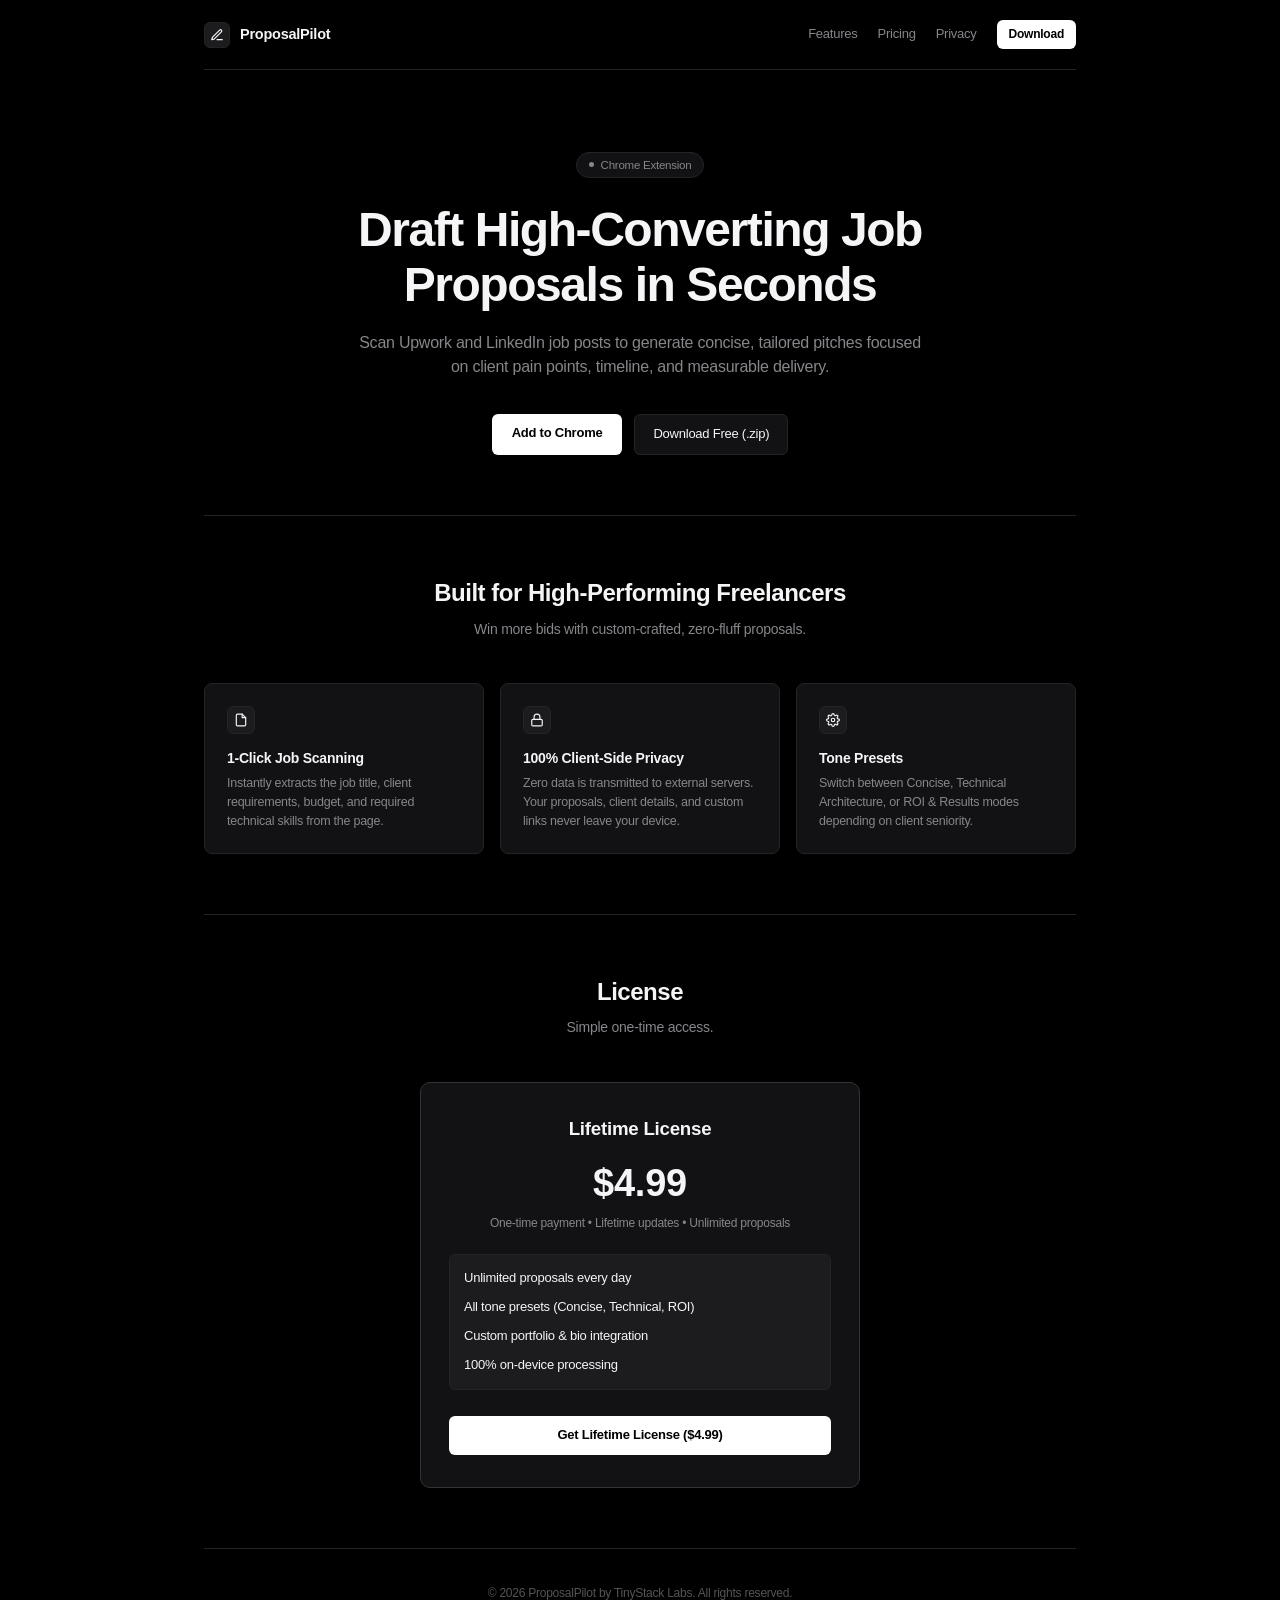
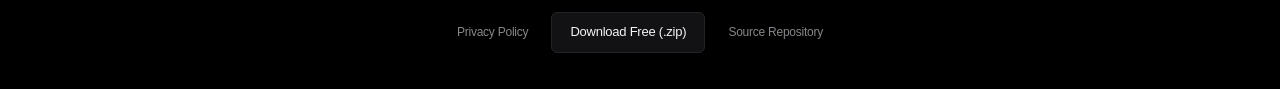
<file: index.html>
<!DOCTYPE html>
<html lang="en">
<head>
  <meta charset="UTF-8">
  <meta name="viewport" content="width=device-width, initial-scale=1.0">
  <title>ProposalPilot — Upwork & Freelance Job Proposal Copilot</title>
  <meta name="description" content="Generate high-converting, tailored proposals on Upwork and LinkedIn in one click. Minimal, fast, and 100% private.">
  <link rel="icon" type="image/png" href="icons/icon48.png">
  <style>
    :root {
      --bg: #000000;
      --surface: #121214;
      --surface-elevated: #1c1c1e;
      --border: #242426;
      --border-medium: #333336;
      --text: #f5f5f7;
      --text-muted: #86868b;
      --text-dim: #545458;
    }
    * { box-sizing: border-box; margin: 0; padding: 0; -webkit-font-smoothing: antialiased; }
    body {
      background-color: var(--bg);
      color: var(--text);
      font-family: -apple-system, BlinkMacSystemFont, "SF Pro Text", "SF Pro Display", "Helvetica Neue", sans-serif;
      line-height: 1.45;
      letter-spacing: -0.015em;
    }
    .container {
      max-width: 920px;
      margin: 0 auto;
      padding: 0 24px;
    }

    header {
      padding: 20px 0;
      border-bottom: 1px solid var(--border);
    }
    nav {
      display: flex;
      justify-content: space-between;
      align-items: center;
    }
    .brand {
      display: flex;
      align-items: center;
      gap: 10px;
      text-decoration: none;
      color: var(--text);
      font-weight: 600;
      font-size: 14.5px;
    }
    .brand-mark {
      width: 26px;
      height: 26px;
      background: var(--surface-elevated);
      border: 1px solid var(--border);
      border-radius: 6px;
      display: flex;
      align-items: center;
      justify-content: center;
      color: var(--text);
    }
    .nav-links {
      display: flex;
      align-items: center;
      gap: 20px;
    }
    .nav-link {
      color: var(--text-muted);
      text-decoration: none;
      font-size: 13px;
      transition: color 0.15s ease;
    }
    .nav-link:hover { color: var(--text); }
    .btn-nav {
      background: #ffffff;
      color: #000000;
      font-weight: 600;
      font-size: 12px;
      padding: 6px 12px;
      border-radius: 6px;
      text-decoration: none;
    }

    .hero {
      padding: 80px 0 60px 0;
      text-align: center;
    }
    .pill {
      display: inline-flex;
      align-items: center;
      gap: 7px;
      background: var(--surface);
      border: 1px solid var(--border);
      color: var(--text-muted);
      font-size: 11.5px;
      font-weight: 500;
      padding: 4px 12px;
      border-radius: 980px;
      margin-bottom: 24px;
    }
    .pill-dot { width: 5px; height: 5px; background: var(--text-muted); border-radius: 50%; }
    .hero h1 {
      font-size: clamp(32px, 5vw, 48px);
      font-weight: 700;
      letter-spacing: -0.03em;
      line-height: 1.15;
      margin-bottom: 18px;
      max-width: 720px;
      margin-left: auto;
      margin-right: auto;
    }
    .hero p {
      font-size: 16px;
      color: var(--text-muted);
      max-width: 580px;
      margin: 0 auto 34px auto;
      line-height: 1.55;
    }
    .hero-actions {
      display: flex;
      justify-content: center;
      gap: 12px;
    }
    .btn-primary {
      background: #ffffff;
      color: #000000;
      padding: 10px 20px;
      border-radius: 6px;
      font-size: 13px;
      font-weight: 600;
      text-decoration: none;
    }
    .btn-secondary {
      background: var(--surface);
      color: var(--text);
      border: 1px solid var(--border);
      padding: 10px 18px;
      border-radius: 6px;
      font-size: 13px;
      font-weight: 500;
      text-decoration: none;
    }

    .features {
      padding: 60px 0;
      border-top: 1px solid var(--border);
    }
    .section-head {
      text-align: center;
      margin-bottom: 44px;
    }
    .section-head h2 {
      font-size: 24px;
      font-weight: 600;
      letter-spacing: -0.02em;
      margin-bottom: 8px;
    }
    .section-head p {
      color: var(--text-muted);
      font-size: 14px;
    }
    .grid {
      display: grid;
      grid-template-columns: repeat(auto-fit, minmax(260px, 1fr));
      gap: 16px;
    }
    .card {
      background: var(--surface);
      border: 1px solid var(--border);
      border-radius: 8px;
      padding: 22px;
    }
    .card-icon-box {
      width: 28px;
      height: 28px;
      background: var(--surface-elevated);
      border: 1px solid var(--border);
      border-radius: 6px;
      display: flex;
      align-items: center;
      justify-content: center;
      margin-bottom: 14px;
      color: var(--text);
    }
    .card h3 {
      font-size: 14px;
      font-weight: 600;
      margin-bottom: 6px;
    }
    .card p {
      font-size: 12.5px;
      color: var(--text-muted);
      line-height: 1.5;
    }

    .pricing {
      padding: 60px 0;
      border-top: 1px solid var(--border);
    }
    .pricing-card {
      max-width: 440px;
      margin: 0 auto;
      background: var(--surface);
      border: 1px solid var(--border-medium);
      border-radius: 10px;
      padding: 32px 28px;
      text-align: center;
    }
    .price-amount {
      font-size: 38px;
      font-weight: 700;
      color: var(--text);
      margin: 14px 0 4px 0;
    }
    .price-sub {
      color: var(--text-muted);
      font-size: 12px;
      margin-bottom: 22px;
    }
    .pricing-list {
      list-style: none;
      text-align: left;
      font-size: 13px;
      color: var(--text-muted);
      display: flex;
      flex-direction: column;
      gap: 10px;
      margin-bottom: 26px;
      padding: 14px;
      background: var(--surface-elevated);
      border-radius: 6px;
      border: 1px solid var(--border);
    }
    .pricing-list li { display: flex; align-items: center; gap: 8px; color: var(--text); }

    footer {
      padding: 36px 0;
      border-top: 1px solid var(--border);
      text-align: center;
      color: var(--text-dim);
      font-size: 12px;
    }
    footer a { color: var(--text-muted); text-decoration: none; margin: 0 10px; }
  </style>
</head>
<body>
  <div class="container">
    <header>
      <nav>
        <a href="#" class="brand">
          <div class="brand-mark">
            <svg width="14" height="14" viewBox="0 0 24 24" fill="none" stroke="currentColor" stroke-width="2" stroke-linecap="round" stroke-linejoin="round">
              <path d="M12 20h9"/>
              <path d="M16.5 3.5a2.121 2.121 0 0 1 3 3L7 19l-4 1 1-4L16.5 3.5z"/>
            </svg>
          </div>
          <span>ProposalPilot</span>
        </a>
        <div class="nav-links">
          <a href="#features" class="nav-link">Features</a>
          <a href="#pricing" class="nav-link">Pricing</a>
          <a href="privacy.html" class="nav-link">Privacy</a>
          <a href="#pricing" class="btn-nav">Download</a>
        </div>
      </nav>
    </header>

    <section class="hero">
      <div class="pill">
        <span class="pill-dot"></span>
        <span>Chrome Extension</span>
      </div>
      <h1>Draft High-Converting Job Proposals in Seconds</h1>
      <p>Scan Upwork and LinkedIn job posts to generate concise, tailored pitches focused on client pain points, timeline, and measurable delivery.</p>
      <div class="hero-actions">
        <a href="#pricing" class="btn-primary">Add to Chrome</a>
        <a href="https://github.com/joshuajaimon7/proposal-pilot/releases/latest/download/03-proposal-pilot.zip" class="btn-secondary" style="display:inline-flex;align-items:center;gap:6px;">Download Free (.zip)</a>
      </div>
    </section>

    <section class="features" id="features">
      <div class="section-head">
        <h2>Built for High-Performing Freelancers</h2>
        <p>Win more bids with custom-crafted, zero-fluff proposals.</p>
      </div>
      <div class="grid">
        <div class="card">
          <div class="card-icon-box">
            <svg width="14" height="14" viewBox="0 0 24 24" fill="none" stroke="currentColor" stroke-width="2" stroke-linecap="round" stroke-linejoin="round">
              <path d="M14 2H6a2 2 0 0 0-2 2v16a2 2 0 0 0 2 2h12a2 2 0 0 0 2-2V8z"/>
              <polyline points="14 2 14 8 20 8"/>
            </svg>
          </div>
          <h3>1-Click Job Scanning</h3>
          <p>Instantly extracts the job title, client requirements, budget, and required technical skills from the page.</p>
        </div>
        <div class="card">
          <div class="card-icon-box">
            <svg width="14" height="14" viewBox="0 0 24 24" fill="none" stroke="currentColor" stroke-width="2" stroke-linecap="round" stroke-linejoin="round">
              <rect x="3" y="11" width="18" height="11" rx="2" ry="2"/>
              <path d="M7 11V7a5 5 0 0 1 10 0v4"/>
            </svg>
          </div>
          <h3>100% Client-Side Privacy</h3>
          <p>Zero data is transmitted to external servers. Your proposals, client details, and custom links never leave your device.</p>
        </div>
        <div class="card">
          <div class="card-icon-box">
            <svg width="14" height="14" viewBox="0 0 24 24" fill="none" stroke="currentColor" stroke-width="2" stroke-linecap="round" stroke-linejoin="round">
              <circle cx="12" cy="12" r="3"/>
              <path d="M19.4 15a1.65 1.65 0 0 0 .33 1.82l.06.06a2 2 0 0 1 0 2.83 2 2 0 0 1-2.83 0l-.06-.06a1.65 1.65 0 0 0-1.82-.33 1.65 1.65 0 0 0-1 1.51V21a2 2 0 0 1-2 2 2 2 0 0 1-2-2v-.09A1.65 1.65 0 0 0 9 19.4a1.65 1.65 0 0 0-1.82.33l-.06.06a2 2 0 0 1-2.83 0 2 2 0 0 1 0-2.83l.06-.06a1.65 1.65 0 0 0 .33-1.82 1.65 1.65 0 0 0-1.51-1H3a2 2 0 0 1-2-2 2 2 0 0 1 2-2h.09A1.65 1.65 0 0 0 4.6 9a1.65 1.65 0 0 0-.33-1.82l-.06-.06a2 2 0 0 1 0-2.83 2 2 0 0 1 2.83 0l.06.06a1.65 1.65 0 0 0 1.82.33H9a1.65 1.65 0 0 0 1-1.51V3a2 2 0 0 1 2-2 2 2 0 0 1 2 2v.09a1.65 1.65 0 0 0 1 1.51 1.65 1.65 0 0 0 1.82-.33l.06-.06a2 2 0 0 1 2.83 0 2 2 0 0 1 0 2.83l-.06.06a1.65 1.65 0 0 0-.33 1.82V9a1.65 1.65 0 0 0 1.51 1H21a2 2 0 0 1 2 2 2 2 0 0 1-2 2h-.09a1.65 1.65 0 0 0-1.51 1z"/>
            </svg>
          </div>
          <h3>Tone Presets</h3>
          <p>Switch between Concise, Technical Architecture, or ROI & Results modes depending on client seniority.</p>
        </div>
      </div>
    </section>

    <section class="pricing" id="pricing">
      <div class="section-head">
        <h2>License</h2>
        <p>Simple one-time access.</p>
      </div>
      <div class="pricing-card">
        <h3>Lifetime License</h3>
        <div class="price-amount">$4.99</div>
        <p class="price-sub">One-time payment • Lifetime updates • Unlimited proposals</p>
        <ul class="pricing-list">
          <li>Unlimited proposals every day</li>
          <li>All tone presets (Concise, Technical, ROI)</li>
          <li>Custom portfolio & bio integration</li>
          <li>100% on-device processing</li>
        </ul>
        <a href="https://micro-software-lab.lemonsqueezy.com/checkout/buy/59f3de24-6e8e-4f68-8066-294354e1a357" class="btn-primary" style="display: block; width: 100%; text-align: center;">Get Lifetime License ($4.99)</a>
      </div>
    </section>

    <footer>
      <p>&copy; 2026 ProposalPilot by TinyStack Labs. All rights reserved.</p>
      <div style="margin-top: 10px;">
        <a href="privacy.html">Privacy Policy</a>
        <a href="https://github.com/joshuajaimon7/proposal-pilot/releases/latest/download/03-proposal-pilot.zip" class="btn-secondary" style="display:inline-flex;align-items:center;gap:6px;">Download Free (.zip)</a>
        <a href="https://github.com/joshuajaimon7/proposal-pilot">Source Repository</a>
      </div>
    </footer>
  </div>
</body>
</html>
</file>
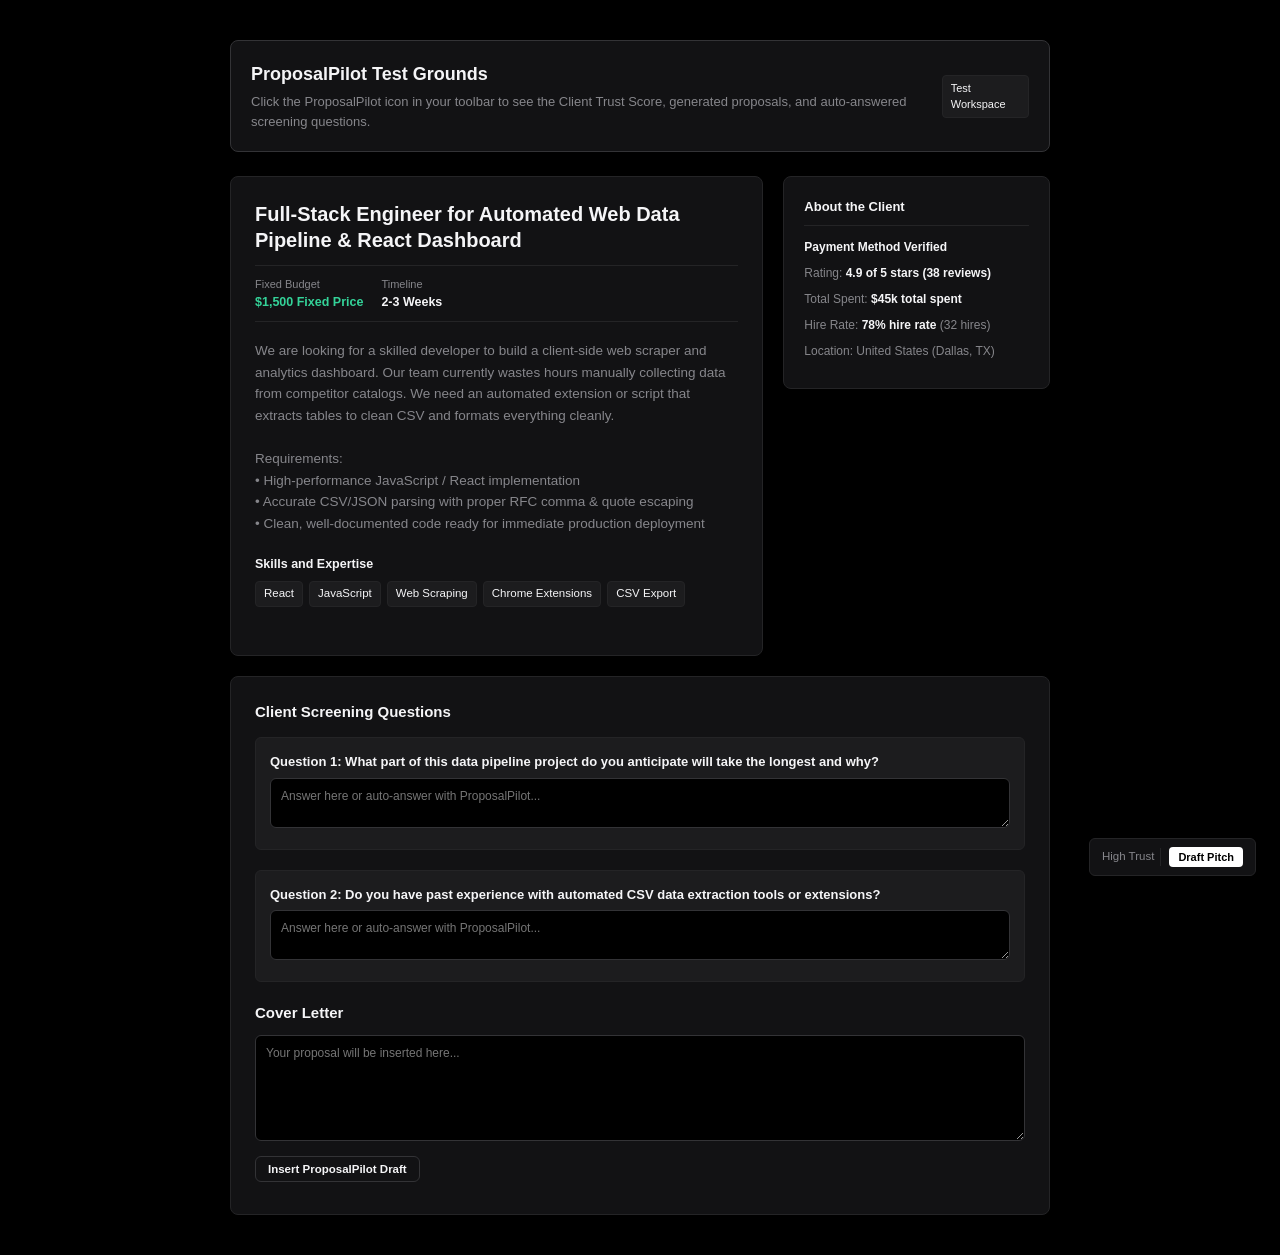
<file: demo-test.html>
<!DOCTYPE html>
<html lang="en">
<head>
  <meta charset="UTF-8">
  <meta name="viewport" content="width=device-width, initial-scale=1.0">
  <title>ProposalPilot - Test Grounds (Upwork Simulation)</title>
  <style>
    :root {
      --bg: #000000;
      --surface: #121214;
      --surface-elevated: #1c1c1e;
      --border: #242426;
      --border-medium: #333336;
      --text: #f5f5f7;
      --text-muted: #86868b;
      --text-dim: #545458;
    }
    * { box-sizing: border-box; margin: 0; padding: 0; -webkit-font-smoothing: antialiased; }
    body {
      background-color: var(--bg);
      color: var(--text);
      font-family: -apple-system, BlinkMacSystemFont, "SF Pro Text", "Helvetica Neue", sans-serif;
      padding: 40px 20px;
      line-height: 1.5;
    }
    .container {
      max-width: 820px;
      margin: 0 auto;
    }
    .header-banner {
      background: var(--surface);
      border: 1px solid var(--border-medium);
      border-radius: 8px;
      padding: 20px;
      margin-bottom: 24px;
      display: flex;
      justify-content: space-between;
      align-items: center;
    }
    .header-banner h1 {
      font-size: 18px;
      font-weight: 600;
      color: var(--text);
      margin-bottom: 4px;
    }
    .header-banner p {
      color: var(--text-muted);
      font-size: 13px;
    }
    .badge-test {
      background: var(--surface-elevated);
      border: 1px solid var(--border);
      color: var(--text-secondary);
      font-size: 11px;
      padding: 4px 8px;
      border-radius: 4px;
    }

    /* Upwork Simulated Layout */
    .job-layout {
      display: grid;
      grid-template-columns: 2fr 1fr;
      gap: 20px;
    }
    .job-card {
      background: var(--surface);
      border: 1px solid var(--border);
      border-radius: 8px;
      padding: 24px;
    }
    .client-sidebar {
      background: var(--surface);
      border: 1px solid var(--border);
      border-radius: 8px;
      padding: 20px;
      height: fit-content;
    }

    .job-title {
      font-size: 20px;
      font-weight: 700;
      color: var(--text);
      margin-bottom: 12px;
      line-height: 1.3;
    }
    .job-budget-row {
      display: flex;
      gap: 18px;
      padding: 10px 0;
      border-top: 1px solid var(--border);
      border-bottom: 1px solid var(--border);
      margin-bottom: 18px;
      font-size: 12.5px;
    }
    .budget-val {
      font-weight: 600;
      color: #34d399;
    }
    .job-description {
      color: var(--text-muted);
      font-size: 13.5px;
      line-height: 1.6;
      margin-bottom: 20px;
    }
    .skills-header {
      font-size: 12.5px;
      font-weight: 600;
      color: var(--text);
      margin-bottom: 8px;
    }
    .skills-list {
      display: flex;
      gap: 6px;
      flex-wrap: wrap;
      margin-bottom: 24px;
    }
    .skill-badge {
      background: var(--surface-elevated);
      border: 1px solid var(--border);
      color: var(--text-secondary);
      font-size: 11.5px;
      padding: 3px 8px;
      border-radius: 4px;
    }

    /* Client Sidebar */
    .sidebar-title {
      font-size: 13px;
      font-weight: 600;
      color: var(--text);
      margin-bottom: 12px;
      border-bottom: 1px solid var(--border);
      padding-bottom: 8px;
    }
    .client-stat-item {
      font-size: 12px;
      color: var(--text-muted);
      margin-bottom: 8px;
    }
    .stat-strong {
      color: var(--text);
      font-weight: 600;
    }

    /* Questions & Application box */
    .application-section {
      background: var(--surface);
      border: 1px solid var(--border);
      border-radius: 8px;
      padding: 24px;
      margin-top: 20px;
    }
    .screening-box {
      margin-bottom: 20px;
      padding: 14px;
      background: var(--surface-elevated);
      border-radius: 6px;
      border: 1px solid var(--border);
    }
    .question-title {
      font-size: 13px;
      font-weight: 600;
      color: var(--text);
      margin-bottom: 6px;
    }
    .textarea-box {
      width: 100%;
      background: var(--bg);
      border: 1px solid var(--border-medium);
      color: var(--text);
      padding: 10px;
      border-radius: 6px;
      font-family: inherit;
      font-size: 12px;
      resize: vertical;
    }
  </style>
</head>
<body>
  <div class="container">
    <div class="header-banner">
      <div>
        <h1>ProposalPilot Test Grounds</h1>
        <p>Click the ProposalPilot icon in your toolbar to see the Client Trust Score, generated proposals, and auto-answered screening questions.</p>
      </div>
      <span class="badge-test">Test Workspace</span>
    </div>

    <div class="job-layout">
      <!-- Main Job Details -->
      <div class="job-card">
        <h1 class="job-title" data-test="JobTitle">Full-Stack Engineer for Automated Web Data Pipeline & React Dashboard</h1>

        <div class="job-budget-row">
          <div>
            <div style="color: var(--text-muted); font-size: 11px;">Fixed Budget</div>
            <div class="budget-val" data-test="BudgetAmount">$1,500 Fixed Price</div>
          </div>
          <div>
            <div style="color: var(--text-muted); font-size: 11px;">Timeline</div>
            <div style="font-weight: 600; color: var(--text);">2-3 Weeks</div>
          </div>
        </div>

        <div class="job-description" data-test="JobDescription">
          We are looking for a skilled developer to build a client-side web scraper and analytics dashboard.
          Our team currently wastes hours manually collecting data from competitor catalogs. We need an automated extension or script that extracts tables to clean CSV and formats everything cleanly.
          <br><br>
          Requirements:
          <br>• High-performance JavaScript / React implementation
          <br>• Accurate CSV/JSON parsing with proper RFC comma & quote escaping
          <br>• Clean, well-documented code ready for immediate production deployment
        </div>

        <div class="skills-header">Skills and Expertise</div>
        <div class="skills-list">
          <span class="skill-badge" data-test="Skill">React</span>
          <span class="skill-badge" data-test="Skill">JavaScript</span>
          <span class="skill-badge" data-test="Skill">Web Scraping</span>
          <span class="skill-badge" data-test="Skill">Chrome Extensions</span>
          <span class="skill-badge" data-test="Skill">CSV Export</span>
        </div>
      </div>

      <!-- Client Profile Sidebar (Trust Metrics) -->
      <div class="client-sidebar" data-client-info>
        <div class="sidebar-title">About the Client</div>
        <div class="client-stat-item">
          <span class="stat-strong" data-test="payment-verified">Payment Method Verified</span>
        </div>
        <div class="client-stat-item">
          Rating: <span class="stat-strong">4.9 of 5 stars (38 reviews)</span>
        </div>
        <div class="client-stat-item">
          Total Spent: <span class="stat-strong">$45k total spent</span>
        </div>
        <div class="client-stat-item">
          Hire Rate: <span class="stat-strong">78% hire rate</span> (32 hires)
        </div>
        <div class="client-stat-item">
          Location: United States (Dallas, TX)
        </div>
      </div>
    </div>

    <!-- Application Form with Screening Questions -->
    <div class="application-section">
      <h3 style="font-size: 15px; font-weight: 600; margin-bottom: 14px;">Client Screening Questions</h3>

      <div class="screening-box">
        <div class="question-title" data-test="question">Question 1: What part of this data pipeline project do you anticipate will take the longest and why?</div>
        <textarea class="textarea-box" rows="2" placeholder="Answer here or auto-answer with ProposalPilot..."></textarea>
      </div>

      <div class="screening-box">
        <div class="question-title" data-test="question">Question 2: Do you have past experience with automated CSV data extraction tools or extensions?</div>
        <textarea class="textarea-box" rows="2" placeholder="Answer here or auto-answer with ProposalPilot..."></textarea>
      </div>

      <h3 style="font-size: 15px; font-weight: 600; margin-top: 20px; margin-bottom: 10px;">Cover Letter</h3>
      <textarea id="cover-letter-textarea" class="textarea-box" rows="6" placeholder="Your proposal will be inserted here..."></textarea>
    </div>
  </div>

  <link rel="stylesheet" href="content.css">
  <script src="content.js"></script>
</body>
</html>
</file>
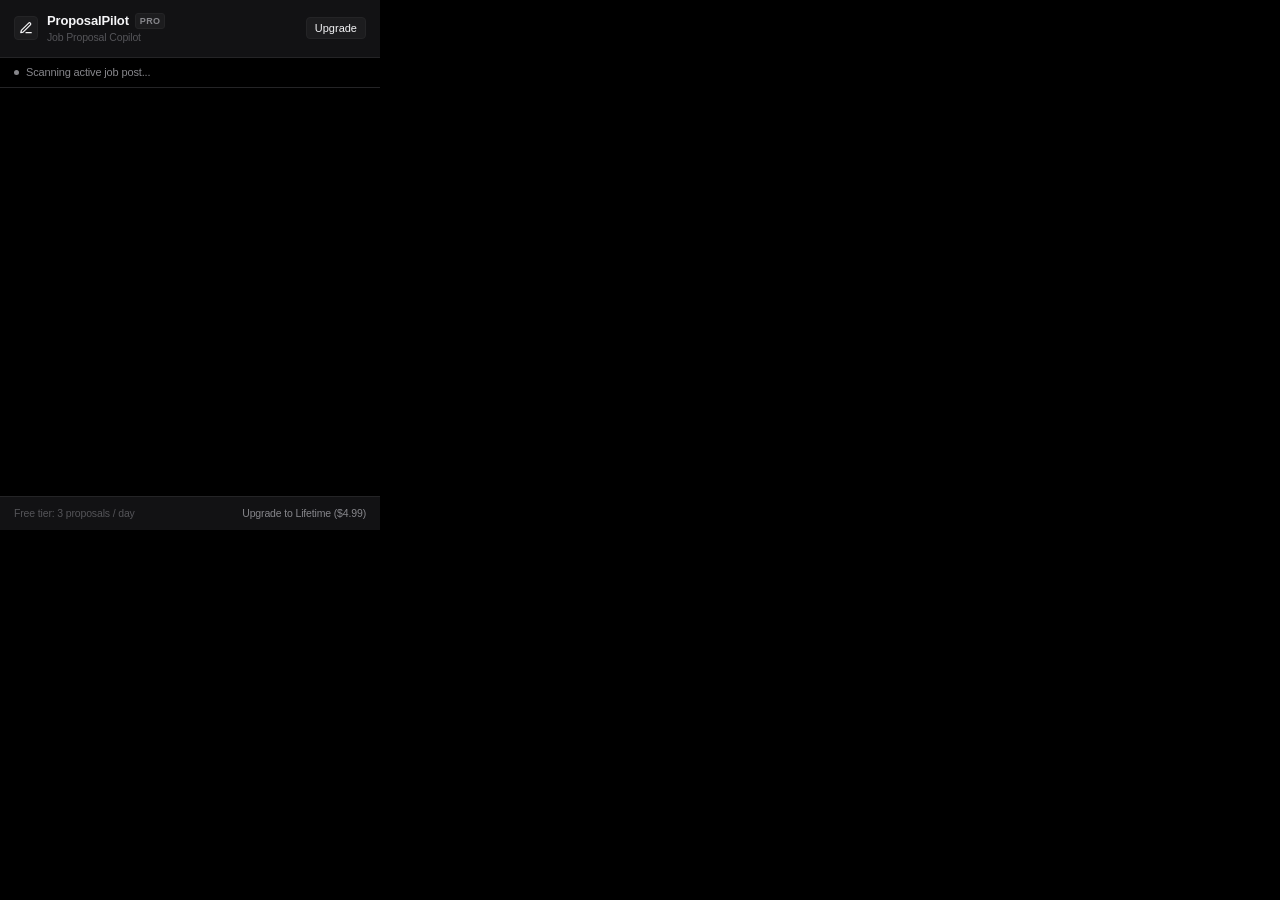
<file: popup.html>
<!DOCTYPE html>
<html lang="en">
<head>
  <meta charset="UTF-8">
  <meta name="viewport" content="width=device-width, initial-scale=1.0">
  <title>ProposalPilot</title>
  <link rel="stylesheet" href="popup.css">
</head>
<body>
  <div class="app-container">
    <!-- Header -->
    <header class="app-header">
      <div class="brand">
        <div class="logo-mark">
          <svg width="14" height="14" viewBox="0 0 24 24" fill="none" stroke="currentColor" stroke-width="2" stroke-linecap="round" stroke-linejoin="round">
            <path d="M12 20h9"/>
            <path d="M16.5 3.5a2.121 2.121 0 0 1 3 3L7 19l-4 1 1-4L16.5 3.5z"/>
          </svg>
        </div>
        <div>
          <div class="brand-title">
            <span>ProposalPilot</span>
            <span class="badge-pro" id="proHeaderBadge">PRO</span>
          </div>
          <div class="brand-sub">Job Proposal Copilot</div>
        </div>
      </div>
      <button class="upgrade-btn" id="upgradeBtn">Upgrade</button>
    </header>

    <!-- Status Bar -->
    <div class="status-bar" id="statusBar">
      <div class="status-indicator" id="statusIndicator"></div>
      <span id="statusText">Scanning active job post...</span>
    </div>

    <!-- Main Content -->
    <main class="main-content">
      <!-- Empty State -->
      <div class="empty-state" id="emptyState" style="display: none;">
        <div class="empty-icon-box">
          <svg width="22" height="22" viewBox="0 0 24 24" fill="none" stroke="currentColor" stroke-width="1.75" stroke-linecap="round" stroke-linejoin="round">
            <path d="M14 2H6a2 2 0 0 0-2 2v16a2 2 0 0 0 2 2h12a2 2 0 0 0 2-2V8z"/>
            <polyline points="14 2 14 8 20 8"/>
          </svg>
        </div>
        <h3>No Job Posting Detected</h3>
        <p>Open any Upwork or LinkedIn job post, or open our test grounds to generate a proposal.</p>
        <button class="primary-btn" id="openDemoBtn">Open Test Grounds</button>
      </div>

      <!-- Job View -->
      <div class="job-view" id="jobView" style="display: none;">
        <!-- Client Trust Audit Banner -->
        <div class="client-audit-card" id="clientAuditCard">
          <div class="audit-top">
            <div class="audit-badge" id="auditBadge">High Trust Client</div>
            <div class="audit-metrics" id="auditMetrics">4.9 rating • 78% hire rate • $45k spent</div>
          </div>
          <div class="audit-warning" id="auditWarning" style="display: none;"></div>
        </div>

        <!-- Job Card -->
        <div class="job-card">
          <div class="job-top">
            <div class="job-title" id="jobTitle">Job Title</div>
            <span class="job-budget" id="jobBudget"></span>
          </div>
          <div class="skills-row" id="skillsRow"></div>
        </div>

        <!-- Section Switcher Tabs -->
        <div class="view-switch-tabs">
          <button class="switch-tab active" id="tabProposalBtn">Proposal Pitch</button>
          <button class="switch-tab" id="tabQuestionsBtn">Screening Questions (<span id="questionCountNumber">0</span>)</button>
        </div>

        <!-- View 1: Proposal Pitch View -->
        <div id="proposalSection">
          <!-- Tone Selector Tabs -->
          <div class="tone-tabs">
            <button class="tone-tab active" data-tone="concise">Concise</button>
            <button class="tone-tab" data-tone="technical">Technical</button>
            <button class="tone-tab" data-tone="results">ROI & Results</button>
          </div>

          <!-- Proposal Output Box -->
          <div class="proposal-container">
            <div class="proposal-header">
              <span class="proposal-label">Drafted Pitch</span>
              <span class="word-count" id="wordCount">0 words</span>
            </div>
            <textarea id="proposalOutput" class="proposal-textarea" rows="7" placeholder="Drafting proposal..."></textarea>
          </div>

          <!-- Action Grid -->
          <div class="action-grid">
            <button class="action-btn action-primary" id="copyProposalBtn">
              <svg width="13" height="13" viewBox="0 0 24 24" fill="none" stroke="currentColor" stroke-width="2" stroke-linecap="round" stroke-linejoin="round">
                <rect x="9" y="9" width="13" height="13" rx="2" ry="2"/>
                <path d="M5 15H4a2 2 0 0 1-2-2V4a2 2 0 0 1 2-2h9a2 2 0 0 1 2 2v1"/>
              </svg>
              <span>Copy Proposal</span>
            </button>
            <button class="action-btn action-secondary" id="regenerateBtn" title="Draft alternative version">
              <svg width="13" height="13" viewBox="0 0 24 24" fill="none" stroke="currentColor" stroke-width="2" stroke-linecap="round" stroke-linejoin="round">
                <polyline points="23 4 23 10 17 10"/>
                <polyline points="1 20 1 14 7 14"/>
                <path d="M3.51 9a9 9 0 0 1 14.85-3.36L23 10M1 14l4.64 4.36A9 9 0 0 0 20.49 15"/>
              </svg>
              <span>Regenerate</span>
            </button>
            <button class="action-btn action-secondary" id="profileSettingsBtn" title="Customize portfolio & name">
              <svg width="13" height="13" viewBox="0 0 24 24" fill="none" stroke="currentColor" stroke-width="2" stroke-linecap="round" stroke-linejoin="round">
                <circle cx="12" cy="12" r="3"/>
                <path d="M19.4 15a1.65 1.65 0 0 0 .33 1.82l.06.06a2 2 0 0 1 0 2.83 2 2 0 0 1-2.83 0l-.06-.06a1.65 1.65 0 0 0-1.82-.33 1.65 1.65 0 0 0-1 1.51V21a2 2 0 0 1-2 2 2 2 0 0 1-2-2v-.09A1.65 1.65 0 0 0 9 19.4a1.65 1.65 0 0 0-1.82.33l-.06.06a2 2 0 0 1-2.83 0 2 2 0 0 1 0-2.83l.06-.06a1.65 1.65 0 0 0 .33-1.82 1.65 1.65 0 0 0-1.51-1H3a2 2 0 0 1-2-2 2 2 0 0 1 2-2h.09A1.65 1.65 0 0 0 4.6 9a1.65 1.65 0 0 0-.33-1.82l-.06-.06a2 2 0 0 1 0-2.83 2 2 0 0 1 2.83 0l.06.06a1.65 1.65 0 0 0 1.82.33H9a1.65 1.65 0 0 0 1-1.51V3a2 2 0 0 1 2-2 2 2 0 0 1 2 2v.09a1.65 1.65 0 0 0 1 1.51 1.65 1.65 0 0 0 1.82-.33l.06-.06a2 2 0 0 1 2.83 0 2 2 0 0 1 0 2.83l-.06.06a1.65 1.65 0 0 0-.33 1.82V9a1.65 1.65 0 0 0 1.51 1H21a2 2 0 0 1 2 2 2 2 0 0 1-2 2h-.09a1.65 1.65 0 0 0-1.51 1z"/>
              </svg>
              <span>Profile</span>
            </button>
          </div>
        </div>

        <!-- View 2: Screening Questions View -->
        <div id="questionsSection" style="display: none;">
          <div class="questions-list" id="questionsList"></div>
        </div>
      </div>
    </main>

    <!-- Footer -->
    <footer class="app-footer">
      <div class="pro-banner" id="footerBanner">
        <span>Free tier: 3 proposals / day</span>
        <a href="#" id="proUpgradeLink" class="pro-link">Upgrade to Lifetime ($4.99)</a>
      </div>
    </footer>

    <!-- Settings Modal -->
    <div class="modal-backdrop" id="settingsModal" style="display: none;">
      <div class="modal-box">
        <button class="modal-close" id="settingsCloseBtn">&times;</button>
        <h2>Profile & Bio Details</h2>
        <p class="modal-desc">ProposalPilot weaves these details directly into your drafted proposals.</p>
        <div class="settings-form">
          <label class="settings-label">Your Full Name</label>
          <input type="text" id="settingName" class="settings-input" placeholder="Joshua Jaimon">

          <label class="settings-label">Specialty / Role Title</label>
          <input type="text" id="settingRole" class="settings-input" placeholder="Full-Stack Engineer & Automation Specialist">

          <label class="settings-label">Portfolio / GitHub / Case Study URL</label>
          <input type="text" id="settingPortfolio" class="settings-input" placeholder="https://github.com/joshuajaimon7">

          <button class="primary-btn" id="saveSettingsBtn" style="margin-top: 10px; width: 100%;">Save Details</button>
        </div>
      </div>
    </div>

    <!-- Upgrade Modal (High Conversion Funnel) -->
    <div class="modal-backdrop" id="upgradeModal" style="display: none;">
      <div class="modal-box">
        <button class="modal-close" id="modalCloseBtn">&times;</button>
        <h2>ProposalPilot Pro</h2>
        <p class="modal-desc">Stop burning $30/month on wasted Upwork Connects. Win high-paying clients with custom-tailored proposals in seconds.</p>
        <ul class="modal-perks">
          <li>Unlimited proposals across all job boards</li>
          <li>Screening Question 1-Click Auto-Answerer</li>
          <li>Client Red-Flag & Connects Safety Scanner</li>
          <li>All tone presets (Concise, Technical, ROI)</li>
          <li>Lifetime license with future updates</li>
        </ul>
        <div class="price-tag">
          <span class="price-val">$4.99</span>
          <span class="price-period">one-time payment (saves 100+ connects)</span>
        </div>
        <button class="checkout-btn" id="startCheckoutBtn">Buy Lifetime License ($4.99)</button>

        <div class="license-box">
          <div class="license-title">Already purchased? Activate key:</div>
          <div class="license-input-row">
            <input type="text" id="licenseKeyInput" class="license-input" placeholder="Paste license key...">
            <button class="license-activate-btn" id="activateKeyBtn">Activate</button>
          </div>
          <div class="license-status" id="licenseStatus"></div>
        </div>
      </div>
    </div>
  </div>

  <script src="popup.js"></script>
</body>
</html>
</file>
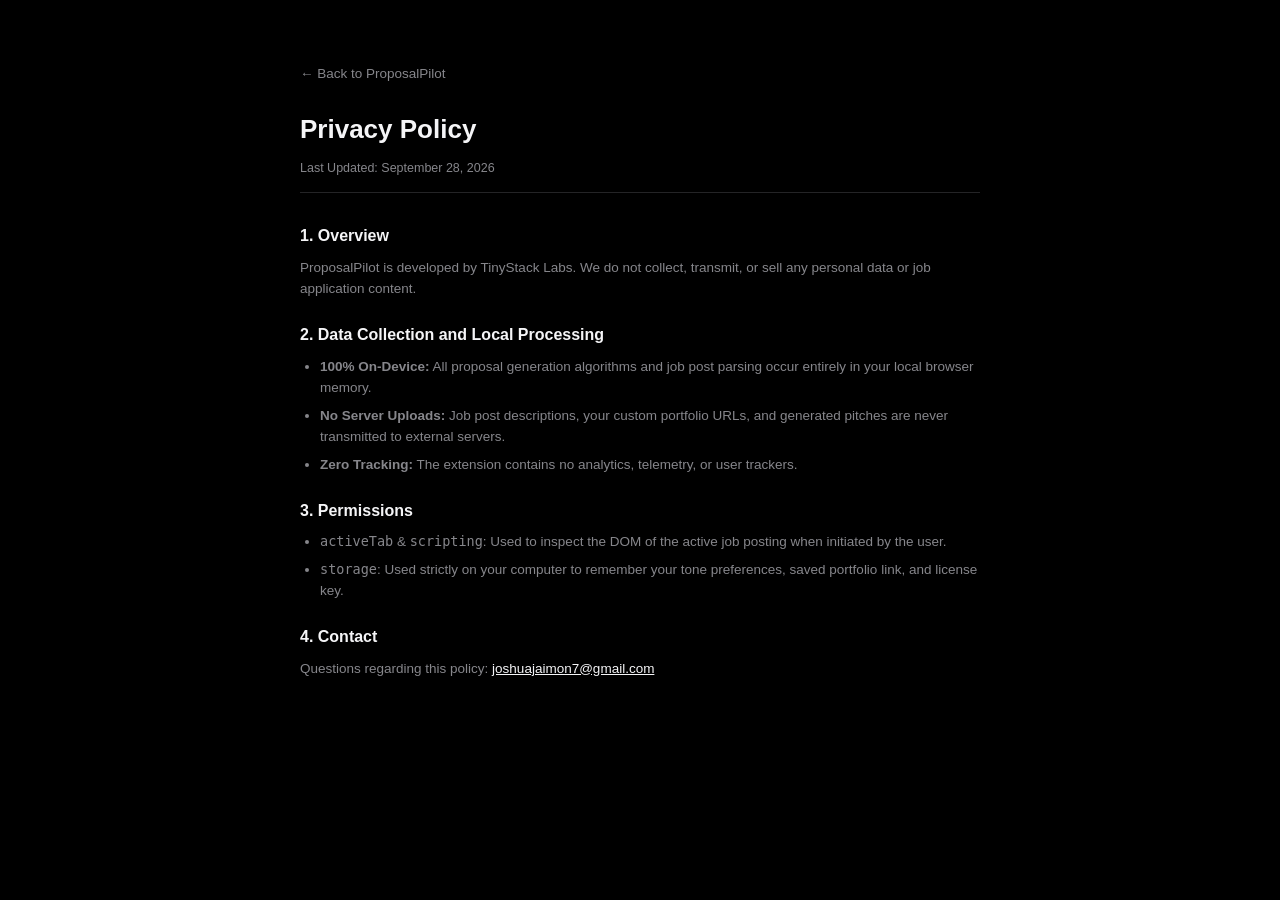
<file: privacy.html>
<!DOCTYPE html>
<html lang="en">
<head>
  <meta charset="UTF-8">
  <meta name="viewport" content="width=device-width, initial-scale=1.0">
  <title>Privacy Policy - ProposalPilot</title>
  <style>
    :root {
      --bg: #000000;
      --surface: #121214;
      --border: #242426;
      --text: #f5f5f7;
      --text-muted: #86868b;
    }
    * { box-sizing: border-box; margin: 0; padding: 0; -webkit-font-smoothing: antialiased; }
    body {
      background-color: var(--bg);
      color: var(--text);
      font-family: -apple-system, BlinkMacSystemFont, "SF Pro Text", "Helvetica Neue", sans-serif;
      padding: 60px 20px;
      line-height: 1.6;
    }
    .container {
      max-width: 680px;
      margin: 0 auto;
    }
    .back-link {
      display: inline-block;
      margin-bottom: 24px;
      color: var(--text-muted);
      text-decoration: none;
      font-size: 13.5px;
    }
    h1 {
      font-size: 26px;
      font-weight: 700;
      margin-bottom: 8px;
    }
    .last-updated {
      color: var(--text-muted);
      font-size: 12.5px;
      margin-bottom: 30px;
      border-bottom: 1px solid var(--border);
      padding-bottom: 14px;
    }
    h2 {
      font-size: 16px;
      font-weight: 600;
      margin: 22px 0 8px 0;
      color: var(--text);
    }
    p {
      color: var(--text-muted);
      font-size: 13.5px;
      margin-bottom: 14px;
    }
    ul {
      color: var(--text-muted);
      font-size: 13.5px;
      margin-left: 20px;
      margin-bottom: 16px;
    }
    li { margin-bottom: 6px; }
  </style>
</head>
<body>
  <div class="container">
    <a href="index.html" class="back-link">← Back to ProposalPilot</a>
    <h1>Privacy Policy</h1>
    <div class="last-updated">Last Updated: September 28, 2026</div>

    <h2>1. Overview</h2>
    <p>ProposalPilot is developed by TinyStack Labs. We do not collect, transmit, or sell any personal data or job application content.</p>

    <h2>2. Data Collection and Local Processing</h2>
    <ul>
      <li><strong>100% On-Device:</strong> All proposal generation algorithms and job post parsing occur entirely in your local browser memory.</li>
      <li><strong>No Server Uploads:</strong> Job post descriptions, your custom portfolio URLs, and generated pitches are never transmitted to external servers.</li>
      <li><strong>Zero Tracking:</strong> The extension contains no analytics, telemetry, or user trackers.</li>
    </ul>

    <h2>3. Permissions</h2>
    <ul>
      <li><code>activeTab</code> & <code>scripting</code>: Used to inspect the DOM of the active job posting when initiated by the user.</li>
      <li><code>storage</code>: Used strictly on your computer to remember your tone preferences, saved portfolio link, and license key.</li>
    </ul>

    <h2>4. Contact</h2>
    <p>Questions regarding this policy: <a href="mailto:joshuajaimon7@gmail.com" style="color: var(--text);">joshuajaimon7@gmail.com</a></p>
  </div>
</body>
</html>
</file>
<file: content.css>
/* ProposalPilot - Apple Minimalist In-Page Helper */

#proposal-pilot-pill {
  position: fixed;
  bottom: 24px;
  right: 24px;
  z-index: 2147483647;
  display: flex;
  align-items: center;
  gap: 8px;
  background: #121214;
  color: #f5f5f7;
  padding: 8px 12px;
  border-radius: 6px;
  font-family: -apple-system, BlinkMacSystemFont, "SF Pro Text", "Helvetica Neue", sans-serif;
  font-size: 11.5px;
  font-weight: 500;
  border: 1px solid #242426;
  box-shadow: 0 12px 28px -4px rgba(0, 0, 0, 0.7);
  user-select: none;
}

.proposal-pilot-status {
  color: #86868b;
  padding-right: 6px;
  border-right: 1px solid #242426;
}

.proposal-pilot-btn {
  background: #ffffff;
  color: #000000;
  border: none;
  padding: 4px 9px;
  border-radius: 4px;
  font-size: 11px;
  font-weight: 600;
  cursor: pointer;
  transition: opacity 0.15s ease;
}

.proposal-pilot-btn:hover {
  opacity: 0.9;
}

#proposal-pilot-toast {
  position: fixed;
  bottom: 24px;
  left: 24px;
  z-index: 2147483647;
  background: #121214;
  color: #f5f5f7;
  padding: 9px 14px;
  border-radius: 6px;
  font-family: -apple-system, BlinkMacSystemFont, "SF Pro Text", "Helvetica Neue", sans-serif;
  font-size: 11.5px;
  font-weight: 500;
  border: 1px solid #242426;
  box-shadow: 0 12px 28px -4px rgba(0, 0, 0, 0.7);
}
</file>
<file: popup.css>
/* ProposalPilot - Apple Minimalist Dark Styling (Enhanced Conversion Edition) */

:root {
  --bg-app: #000000;
  --bg-surface: #121214;
  --bg-surface-elevated: #1c1c1e;
  --bg-surface-hover: #262629;
  
  --border-subtle: #242426;
  --border-medium: #333336;
  
  --text-primary: #f5f5f7;
  --text-secondary: #86868b;
  --text-tertiary: #545458;
  
  --btn-primary-bg: #ffffff;
  --btn-primary-text: #000000;
  
  --radius-xs: 4px;
  --radius-sm: 6px;
  --radius-md: 8px;
}

* {
  box-sizing: border-box;
  margin: 0;
  padding: 0;
  -webkit-font-smoothing: antialiased;
}

body {
  width: 380px;
  min-height: 530px;
  background-color: var(--bg-app);
  color: var(--text-primary);
  font-family: -apple-system, BlinkMacSystemFont, "SF Pro Text", "SF Pro Display", "Helvetica Neue", sans-serif;
  font-size: 12.5px;
  line-height: 1.4;
  letter-spacing: -0.012em;
}

.app-container {
  display: flex;
  flex-direction: column;
  min-height: 530px;
}

/* Header */
.app-header {
  display: flex;
  justify-content: space-between;
  align-items: center;
  padding: 12px 14px;
  background: var(--bg-surface);
  border-bottom: 1px solid var(--border-subtle);
}

.brand {
  display: flex;
  align-items: center;
  gap: 9px;
}

.logo-mark {
  width: 24px;
  height: 24px;
  background: var(--bg-surface-elevated);
  border: 1px solid var(--border-subtle);
  border-radius: var(--radius-xs);
  display: flex;
  align-items: center;
  justify-content: center;
  color: var(--text-primary);
}

.brand-title {
  font-size: 13px;
  font-weight: 600;
  display: flex;
  align-items: center;
  gap: 6px;
  color: var(--text-primary);
}

.badge-pro {
  background: var(--bg-surface-elevated);
  color: var(--text-secondary);
  border: 1px solid var(--border-subtle);
  font-size: 9px;
  font-weight: 600;
  padding: 1px 4px;
  border-radius: 3px;
  letter-spacing: 0.04em;
}

.brand-sub {
  font-size: 10.5px;
  color: var(--text-tertiary);
}

.upgrade-btn {
  background: var(--bg-surface-elevated);
  color: var(--text-primary);
  border: 1px solid var(--border-subtle);
  font-size: 11px;
  font-weight: 500;
  padding: 4px 8px;
  border-radius: var(--radius-xs);
  cursor: pointer;
  transition: background 0.15s ease;
}

.upgrade-btn:hover {
  background: var(--bg-surface-hover);
  border-color: var(--border-medium);
}

/* Status Bar */
.status-bar {
  display: flex;
  align-items: center;
  gap: 7px;
  padding: 7px 14px;
  background: var(--bg-app);
  border-bottom: 1px solid var(--border-subtle);
  font-size: 11px;
  color: var(--text-secondary);
}

.status-indicator {
  width: 5px;
  height: 5px;
  background-color: var(--text-secondary);
  border-radius: 50%;
}

/* Main Content */
.main-content {
  flex: 1;
  padding: 12px 14px;
  display: flex;
  flex-direction: column;
}

/* Empty State */
.empty-state {
  text-align: center;
  padding: 48px 12px;
  margin: auto;
}

.empty-icon-box {
  width: 38px;
  height: 38px;
  background: var(--bg-surface);
  border: 1px solid var(--border-subtle);
  border-radius: var(--radius-sm);
  display: flex;
  align-items: center;
  justify-content: center;
  margin: 0 auto 12px auto;
  color: var(--text-secondary);
}

.empty-state h3 {
  font-size: 13.5px;
  font-weight: 600;
  color: var(--text-primary);
  margin-bottom: 4px;
}

.empty-state p {
  color: var(--text-secondary);
  font-size: 11.5px;
  margin-bottom: 16px;
  line-height: 1.45;
  max-width: 250px;
  margin-left: auto;
  margin-right: auto;
}

.primary-btn {
  background: var(--btn-primary-bg);
  color: var(--btn-primary-text);
  border: none;
  font-size: 11.5px;
  font-weight: 600;
  padding: 7px 13px;
  border-radius: var(--radius-sm);
  cursor: pointer;
}

/* Job View */
.job-view {
  display: flex;
  flex-direction: column;
  gap: 8px;
}

/* Client Trust Audit Card */
.client-audit-card {
  background: var(--bg-surface);
  border: 1px solid var(--border-subtle);
  border-radius: var(--radius-sm);
  padding: 7px 10px;
}

.audit-top {
  display: flex;
  justify-content: space-between;
  align-items: center;
  gap: 8px;
}

.audit-badge {
  font-size: 10px;
  font-weight: 600;
  padding: 2px 6px;
  border-radius: 3px;
  background: rgba(16, 185, 129, 0.1);
  color: #6ee7b7;
  border: 1px solid rgba(16, 185, 129, 0.25);
  white-space: nowrap;
}

.audit-badge.warning {
  background: rgba(239, 68, 68, 0.1);
  color: #fca5a5;
  border-color: rgba(239, 68, 68, 0.25);
}

.audit-metrics {
  font-size: 10.5px;
  color: var(--text-tertiary);
  white-space: nowrap;
  overflow: hidden;
  text-overflow: ellipsis;
}

.audit-warning {
  margin-top: 5px;
  padding-top: 5px;
  border-top: 1px solid var(--border-subtle);
  font-size: 10px;
  color: #fca5a5;
  line-height: 1.35;
}

/* Job Card */
.job-card {
  background: var(--bg-surface);
  border: 1px solid var(--border-subtle);
  border-radius: var(--radius-sm);
  padding: 7px 10px;
}

.job-top {
  display: flex;
  justify-content: space-between;
  align-items: center;
  gap: 8px;
  margin-bottom: 3px;
}

.job-title {
  font-size: 11.5px;
  font-weight: 600;
  color: var(--text-primary);
  white-space: nowrap;
  overflow: hidden;
  text-overflow: ellipsis;
  flex: 1;
}

.job-budget {
  font-size: 10.5px;
  color: #34d399;
  font-weight: 600;
  white-space: nowrap;
}

.skills-row {
  display: flex;
  gap: 4px;
  flex-wrap: wrap;
}

.skill-pill {
  font-size: 9px;
  background: var(--bg-surface-elevated);
  border: 1px solid var(--border-subtle);
  color: var(--text-secondary);
  padding: 1px 4px;
  border-radius: 3px;
}

/* View Switcher Tabs */
.view-switch-tabs {
  display: flex;
  border-bottom: 1px solid var(--border-subtle);
  gap: 12px;
  margin-top: 2px;
}

.switch-tab {
  background: none;
  border: none;
  color: var(--text-tertiary);
  font-size: 11px;
  font-weight: 500;
  padding-bottom: 6px;
  cursor: pointer;
  border-bottom: 2px solid transparent;
  transition: all 0.15s ease;
}

.switch-tab.active {
  color: var(--text-primary);
  border-bottom-color: var(--btn-primary-bg);
  font-weight: 600;
}

/* Tone Tabs */
.tone-tabs {
  display: flex;
  background: var(--bg-surface);
  border: 1px solid var(--border-subtle);
  border-radius: var(--radius-xs);
  padding: 2px;
  gap: 2px;
  margin-bottom: 6px;
  margin-top: 6px;
}

.tone-tab {
  flex: 1;
  background: none;
  border: none;
  color: var(--text-tertiary);
  font-size: 10px;
  font-weight: 500;
  padding: 4px 6px;
  border-radius: 3px;
  cursor: pointer;
  transition: all 0.15s ease;
  text-align: center;
}

.tone-tab:hover {
  color: var(--text-secondary);
}

.tone-tab.active {
  background: var(--bg-surface-elevated);
  color: var(--text-primary);
  font-weight: 600;
}

/* Proposal Container */
.proposal-container {
  background: var(--bg-surface);
  border: 1px solid var(--border-subtle);
  border-radius: var(--radius-sm);
  overflow: hidden;
  display: flex;
  flex-direction: column;
}

.proposal-header {
  display: flex;
  justify-content: space-between;
  align-items: center;
  padding: 5px 10px;
  background: var(--bg-surface-elevated);
  border-bottom: 1px solid var(--border-subtle);
}

.proposal-label {
  font-size: 10px;
  font-weight: 500;
  color: var(--text-tertiary);
  text-transform: uppercase;
  letter-spacing: 0.04em;
}

.word-count {
  font-size: 9.5px;
  color: var(--text-tertiary);
}

.proposal-textarea {
  width: 100%;
  background: var(--bg-surface);
  color: var(--text-primary);
  border: none;
  padding: 8px 10px;
  font-family: -apple-system, BlinkMacSystemFont, "SF Pro Text", "Helvetica Neue", sans-serif;
  font-size: 11.5px;
  line-height: 1.45;
  resize: vertical;
  min-height: 125px;
  outline: none;
}

/* Actions Grid */
.action-grid {
  display: grid;
  grid-template-columns: 1.4fr 1fr 0.8fr;
  gap: 7px;
  margin-top: 6px;
}

.action-btn {
  display: flex;
  align-items: center;
  justify-content: center;
  gap: 5px;
  padding: 7px 8px;
  border-radius: var(--radius-xs);
  font-size: 11px;
  font-weight: 500;
  cursor: pointer;
  border: none;
  transition: all 0.15s ease;
}

.action-primary {
  background: var(--btn-primary-bg);
  color: var(--btn-primary-text);
  font-weight: 600;
}

.action-primary:hover {
  opacity: 0.92;
}

.action-secondary {
  background: var(--bg-surface-elevated);
  color: var(--text-primary);
  border: 1px solid var(--border-subtle);
}

.action-secondary:hover {
  background: var(--bg-surface-hover);
  border-color: var(--border-medium);
}

/* Questions Section */
.questions-list {
  display: flex;
  flex-direction: column;
  gap: 8px;
  max-height: 250px;
  overflow-y: auto;
  margin-top: 8px;
}

.question-card {
  background: var(--bg-surface);
  border: 1px solid var(--border-subtle);
  border-radius: var(--radius-sm);
  padding: 8px 10px;
}

.question-q {
  font-weight: 600;
  color: var(--text-primary);
  font-size: 11px;
  margin-bottom: 4px;
}

.question-a {
  color: var(--text-secondary);
  font-size: 11px;
  line-height: 1.4;
  margin-bottom: 6px;
}

.question-actions {
  display: flex;
  justify-content: flex-end;
}

.copy-mini-btn {
  background: var(--bg-surface-elevated);
  color: var(--text-secondary);
  border: 1px solid var(--border-subtle);
  font-size: 10px;
  padding: 2px 7px;
  border-radius: 3px;
  cursor: pointer;
}

.copy-mini-btn:hover {
  color: var(--text-primary);
  border-color: var(--border-medium);
}

/* Footer Banner */
.app-footer {
  padding: 9px 14px;
  background: var(--bg-surface);
  border-top: 1px solid var(--border-subtle);
}

.pro-banner {
  display: flex;
  justify-content: space-between;
  align-items: center;
  font-size: 10.5px;
  color: var(--text-tertiary);
}

.pro-link {
  color: var(--text-secondary);
  text-decoration: none;
  font-weight: 500;
}

.pro-link:hover {
  color: var(--text-primary);
}

/* Modals */
.modal-backdrop {
  position: fixed;
  inset: 0;
  background: rgba(0, 0, 0, 0.82);
  backdrop-filter: blur(8px);
  display: flex;
  align-items: center;
  justify-content: center;
  padding: 16px;
  z-index: 1000;
}

.modal-box {
  background: var(--bg-surface);
  border: 1px solid var(--border-medium);
  border-radius: var(--radius-md);
  padding: 20px;
  width: 100%;
  position: relative;
  text-align: center;
  box-shadow: 0 16px 32px rgba(0, 0, 0, 0.8);
}

.modal-close {
  position: absolute;
  top: 10px;
  right: 12px;
  background: none;
  border: none;
  color: var(--text-tertiary);
  font-size: 16px;
  cursor: pointer;
}

.modal-box h2 {
  font-size: 14px;
  font-weight: 600;
  margin-bottom: 4px;
}

.modal-desc {
  font-size: 11px;
  color: var(--text-secondary);
  margin-bottom: 12px;
  line-height: 1.4;
}

.settings-form {
  text-align: left;
  display: flex;
  flex-direction: column;
  gap: 6px;
}

.settings-label {
  font-size: 10.5px;
  font-weight: 500;
  color: var(--text-tertiary);
  margin-top: 4px;
}

.settings-input {
  background: var(--bg-app);
  color: var(--text-primary);
  border: 1px solid var(--border-subtle);
  padding: 6px 8px;
  border-radius: var(--radius-xs);
  font-size: 11.5px;
  outline: none;
}

.settings-input:focus {
  border-color: var(--border-medium);
}

.modal-perks {
  list-style: none;
  text-align: left;
  font-size: 11px;
  display: flex;
  flex-direction: column;
  gap: 5px;
  margin-bottom: 12px;
  padding: 10px;
  background: var(--bg-surface-elevated);
  border: 1px solid var(--border-subtle);
  border-radius: var(--radius-xs);
  color: var(--text-secondary);
}

.price-tag {
  display: flex;
  align-items: baseline;
  justify-content: center;
  gap: 5px;
  margin-bottom: 10px;
}

.price-val {
  font-size: 22px;
  font-weight: 700;
  color: var(--text-primary);
}

.price-period {
  font-size: 10.5px;
  color: var(--text-tertiary);
}

.checkout-btn {
  width: 100%;
  background: var(--btn-primary-bg);
  color: var(--btn-primary-text);
  border: none;
  padding: 8px;
  border-radius: var(--radius-xs);
  font-size: 11.5px;
  font-weight: 600;
  cursor: pointer;
  margin-bottom: 12px;
}

.license-box {
  border-top: 1px solid var(--border-subtle);
  padding-top: 10px;
  text-align: left;
}

.license-title {
  font-size: 10.5px;
  color: var(--text-tertiary);
  margin-bottom: 6px;
}

.license-input-row {
  display: flex;
  gap: 5px;
}

.license-input {
  flex: 1;
  background: var(--bg-app);
  color: var(--text-primary);
  border: 1px solid var(--border-subtle);
  padding: 5px 8px;
  border-radius: var(--radius-xs);
  font-size: 11px;
  outline: none;
}

.license-activate-btn {
  background: var(--bg-surface-elevated);
  color: var(--text-primary);
  border: 1px solid var(--border-subtle);
  font-size: 10.5px;
  font-weight: 600;
  padding: 5px 9px;
  border-radius: var(--radius-xs);
  cursor: pointer;
}

.license-status {
  font-size: 10px;
  margin-top: 4px;
}
</file>
